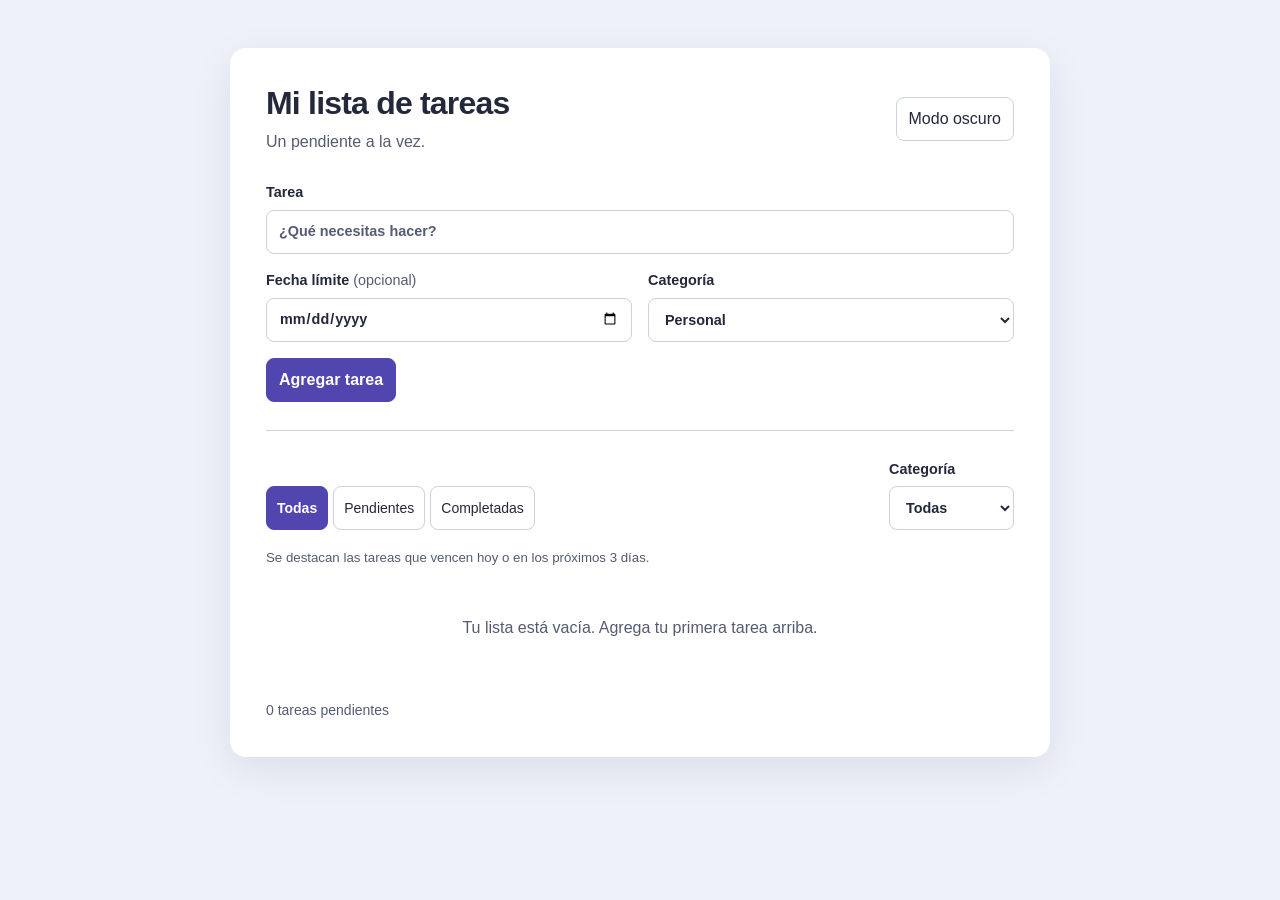
<file: index.html>
<!DOCTYPE html>
<html lang="es">
<head>
    <meta charset="UTF-8">
    <meta name="viewport" content="width=device-width, initial-scale=1.0">
    <title>Mi Lista de Tareas</title>
    <link rel="stylesheet" href="proyecto-todo/styles.css">
    <script src="proyecto-todo/script.js" defer></script>
</head>
<body>
    <main class="container">
        <header>
            <div><h1>Mi lista de tareas</h1><p>Un pendiente a la vez.</p></div>
            <button id="btn-tema" type="button" aria-pressed="false">Modo oscuro</button>
        </header>

        <form id="form-tarea">
            <label class="campo-texto" for="input-tarea">Tarea
                <input type="text" id="input-tarea" placeholder="¿Qué necesitas hacer?" required maxlength="200">
            </label>
            <label for="input-fecha">Fecha límite <span>(opcional)</span>
                <input type="date" id="input-fecha">
            </label>
            <label for="input-categoria">Categoría
                <select id="input-categoria">
                    <option>Personal</option><option>Trabajo</option><option>Escuela</option><option>Otra</option>
                </select>
            </label>
            <div class="acciones-formulario">
                <button type="submit" id="btn-guardar" class="principal">Agregar tarea</button>
                <button type="button" id="btn-cancelar" hidden>Cancelar edición</button>
            </div>
        </form>

        <section aria-label="Tus tareas">
            <div class="barra-filtros">
                <div class="filtros" role="group" aria-label="Filtrar por estado">
                    <button class="filtro activo" data-filtro="todas" aria-pressed="true">Todas</button>
                    <button class="filtro" data-filtro="pendientes" aria-pressed="false">Pendientes</button>
                    <button class="filtro" data-filtro="completadas" aria-pressed="false">Completadas</button>
                </div>
                <label for="filtro-categoria" class="filtro-categoria">Categoría
                    <select id="filtro-categoria">
                        <option value="todas">Todas</option><option>Personal</option><option>Trabajo</option><option>Escuela</option><option>Otra</option>
                    </select>
                </label>
            </div>
            <p class="ayuda">Se destacan las tareas que vencen hoy o en los próximos 3 días.</p>
            <ul id="lista-tareas"></ul>
            <p class="contador"><span id="contador-pendientes">0</span> tareas pendientes</p>
        </section>
        <p id="mensaje" role="status" aria-live="polite"></p>
    </main>
</body>
</html>
</file>
<file: proyecto-todo/styles.css>
:root {
    color-scheme: light;
    --fondo: #eef0fa;
    --superficie: #fff;
    --suave: #f5f6fb;
    --texto: #24283b;
    --secundario: #555b72;
    --borde: #ccd0df;
    --acento: #5145af;
    --seleccion: #e7e3ff;
    --urgente: #81510a;
    --urgente-fondo: #fff6df;
    --peligro: #b02b3e;
    --peligro-fondo: #fff0f2;
}
:root[data-tema="oscuro"] {
    color-scheme: dark;
    --fondo: #151723;
    --superficie: #202334;
    --suave: #282c40;
    --texto: #f1f1f8;
    --secundario: #b8bed6;
    --borde: #515970;
    --acento: #b5aaff;
    --seleccion: #393259;
    --urgente: #ffd28c;
    --urgente-fondo: #3c3023;
    --peligro: #ffb0bb;
    --peligro-fondo: #402830;
}
* { box-sizing: border-box; }
body { margin: 0; padding: 48px 20px; min-height: 100vh; background: var(--fondo); color: var(--texto); font: 16px/1.5 'Segoe UI', sans-serif; }
::selection { background: var(--seleccion); color: var(--texto); }
.container { max-width: 820px; margin: auto; padding: 36px; background: var(--superficie); border-radius: 16px; box-shadow: 0 12px 40px #10142b14; }
header { display: flex; justify-content: space-between; align-items: center; gap: 20px; margin-bottom: 28px; }
h1 { margin: 0; font-size: clamp(1.6rem, 4vw, 2rem); letter-spacing: -.025em; line-height: 1.2; }
header p { margin: 8px 0 0; color: var(--secundario); }
button, input, select { font: inherit; }
button, input:not([type="checkbox"]), select { min-height: 44px; border: 1px solid var(--borde); border-radius: 8px; padding: 9px 12px; background: var(--superficie); color: var(--texto); }
button { cursor: pointer; transition: background .15s; }
button:hover { background: var(--seleccion); }
button:disabled { cursor: default; opacity: .5; }
:focus-visible { outline: 3px solid var(--acento); outline-offset: 3px; }
input, select { width: 100%; caret-color: var(--acento); }
input::placeholder { color: var(--secundario); opacity: 1; }
label { display: flex; flex-direction: column; gap: 6px; font-size: .9rem; font-weight: 600; }
label span { font-weight: 400; color: var(--secundario); display: contents; }
#form-tarea { display: grid; grid-template-columns: 1fr 1fr; gap: 16px; padding-bottom: 28px; border-bottom: 1px solid var(--borde); }
.campo-texto, .acciones-formulario { grid-column: 1 / -1; }
.acciones-formulario { display: flex; gap: 10px; flex-wrap: wrap; }
.principal, .filtro.activo { background: var(--acento); color: var(--superficie); border-color: var(--acento); font-weight: 600; }
.principal:hover, .filtro.activo:hover { filter: brightness(.92); background: var(--acento); }
.barra-filtros { display: flex; align-items: end; justify-content: space-between; gap: 20px; margin-top: 28px; flex-wrap: wrap; }
.filtros { display: flex; gap: 5px; flex-wrap: wrap; }
.filtro { font-size: .875rem; padding: 8px 10px; }
.filtro-categoria { min-width: 125px; }
.ayuda { color: var(--secundario); font-size: .83rem; margin: 18px 0 8px; }
#lista-tareas { padding: 0; margin: 0; list-style: none; }
.tarea { display: flex; align-items: center; gap: 14px; padding: 18px 12px; border-bottom: 1px solid var(--borde); }
.tarea-contenido { flex: 1; min-width: 0; }
.tarea-texto { overflow-wrap: anywhere; }
.tarea-detalles { margin: 4px 0 0; color: var(--secundario); font-size: .8rem; }
.tarea input[type="checkbox"] { flex-shrink: 0; width: 21px; height: 21px; margin: 0; accent-color: var(--acento); cursor: pointer; }
.tarea-acciones { display: flex; gap: 6px; }
.tarea-acciones button { font-size: .83rem; padding: 6px 9px; }
.btn-eliminar { color: var(--peligro); }
.por-vencer { background: var(--urgente-fondo); }
.por-vencer .tarea-detalles { color: var(--urgente); }
.vencida { background: var(--peligro-fondo); }
.vencida .tarea-detalles { color: var(--peligro); }
.completada .tarea-texto { text-decoration: line-through; color: var(--secundario); }
.contador { color: var(--secundario); font-size: .875rem; margin: 20px 0 0; }
.sin-tareas { text-align: center; padding: 40px 16px; color: var(--secundario); }
#mensaje { color: var(--secundario); font-size: .875rem; margin: 16px 0 0; }
#mensaje:empty { margin: 0; }
[hidden] { display: none !important; }
@keyframes eliminar { to { opacity: 0; transform: translateX(24px) scale(.97); } }
.tarea.eliminando { animation: eliminar .28s ease-in forwards; pointer-events: none; }
@media (prefers-reduced-motion: reduce) { .tarea.eliminando { animation-duration: .01ms; } }
@media (max-width: 600px) {
    body { padding: 20px 12px; }
    .container { padding: 24px 18px; }
    header { align-items: start; }
    #btn-tema { font-size: .8rem; white-space: nowrap; }
    #form-tarea { grid-template-columns: 1fr; }
    .tarea { flex-wrap: wrap; gap: 12px; }
    .tarea-contenido { flex-basis: calc(100% - 40px); }
    .tarea-acciones { margin-left: 33px; }
}
</file>
